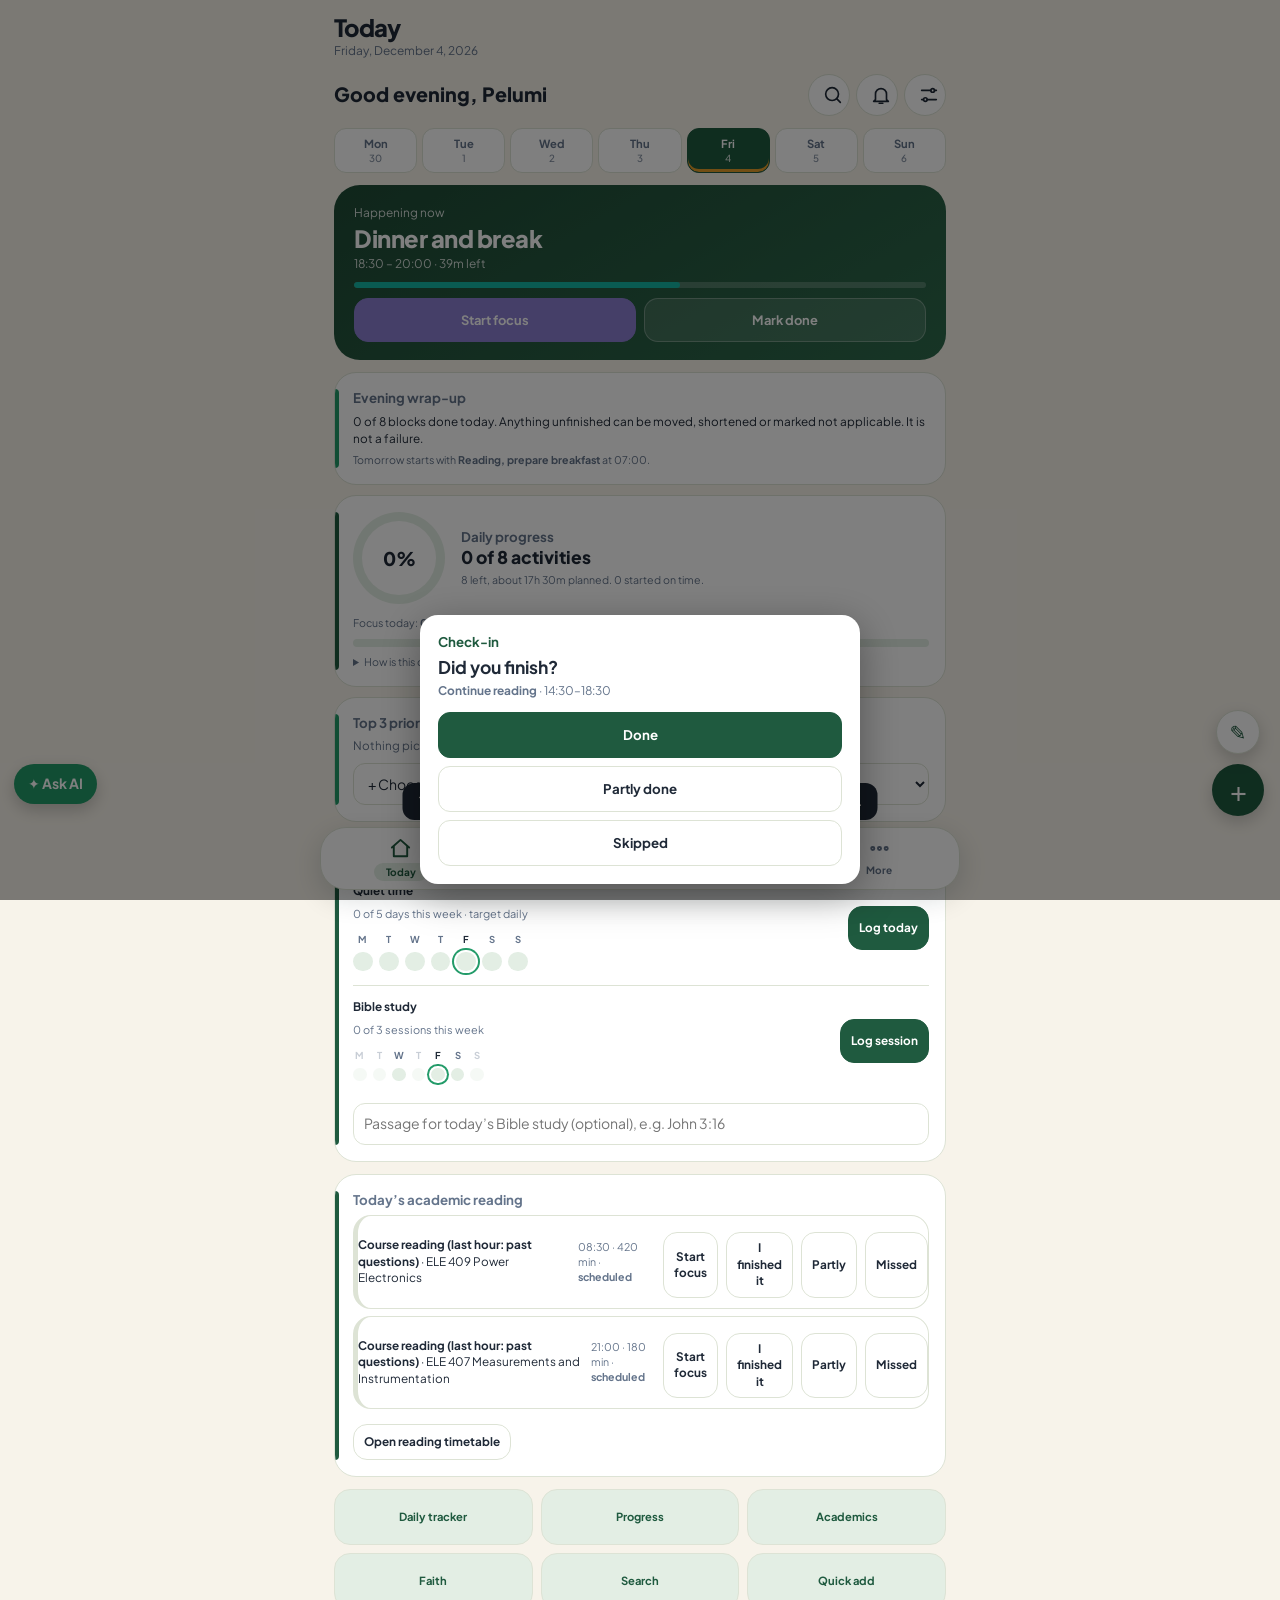
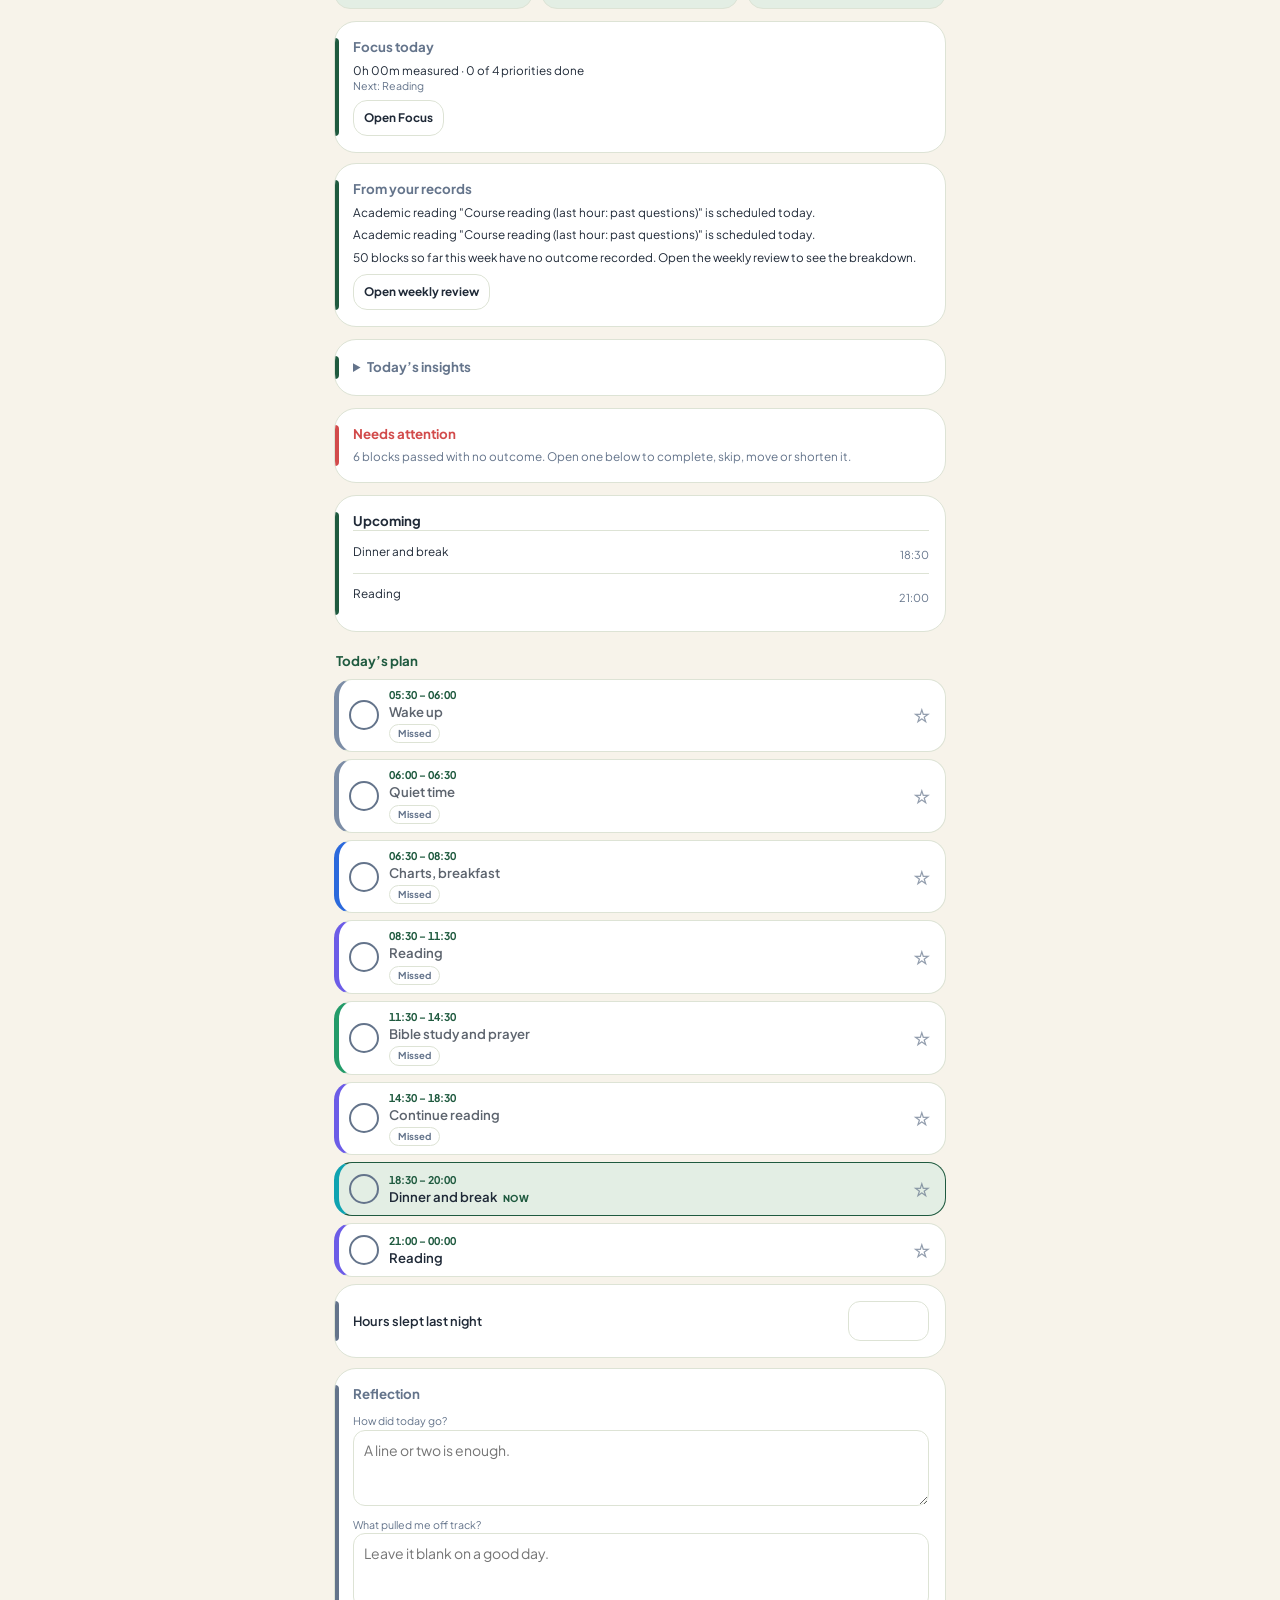
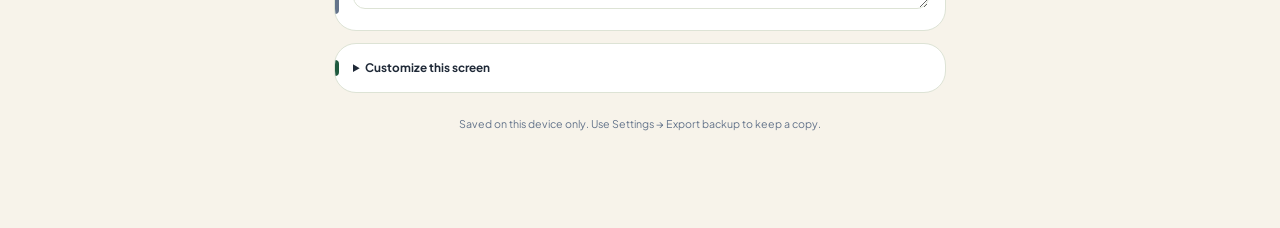
<file: index.html>
<!doctype html>
<html lang="en">
<head>
<meta charset="utf-8">
<meta name="viewport" content="width=device-width, initial-scale=1, viewport-fit=cover">
<title>Daybook OS</title>
<meta name="description" content="Daybook OS: daily plan, focus timer, academics, faith habits and insights."> 
<meta name="theme-color" content="#1F5A3F">
<meta name="apple-mobile-web-app-capable" content="yes">
<meta name="mobile-web-app-capable" content="yes">
<meta name="apple-mobile-web-app-title" content="Daybook">
<link rel="manifest" href="manifest.json">
<link rel="icon" href="icons/icon-192.png">
<link rel="apple-touch-icon" href="icons/icon-192.png">
<link rel="preconnect" href="https://fonts.googleapis.com">
<link rel="preconnect" href="https://fonts.gstatic.com" crossorigin>
<link href="https://fonts.googleapis.com/css2?family=Plus+Jakarta+Sans:wght@400;500;600;700;800&display=swap" rel="stylesheet">
<link rel="stylesheet" href="style.css">
<link rel="stylesheet" href="upgrade.css">
<link rel="stylesheet" href="daybook.css">
</head>
<body>
<div class="wrap">
  <header><button class="back" id="hBack" data-a="back" aria-label="Back" hidden>‹</button><div class="tt"><h1 id="title"></h1><p class="date" id="date"></p></div><span id="hAct"></span></header>
  <main id="app"></main>
  <footer>Saved on this device only. Use Settings → Export backup to keep a copy.</footer>
</div>
<button class="fab" data-a="qadd" aria-label="Quick add a block">+</button>
<nav class="tabs" aria-label="Main"><div>
  <button data-a="go" data-v="today"><svg viewBox="0 0 24 24"><path d="M3 11l9-8 9 8"/><path d="M5 10v10h14V10"/></svg><span>Today</span></button>
  <button data-a="go" data-v="plan"><svg viewBox="0 0 24 24"><rect x="3" y="4" width="18" height="17" rx="3"/><path d="M8 2v4M16 2v4M3 10h18"/></svg><span>Plan</span></button>
  <button data-a="go" data-v="focus"><svg viewBox="0 0 24 24"><circle cx="12" cy="13" r="8"/><path d="M12 9v4l3 2M9 2h6"/></svg><span>Focus</span></button>
  <button data-a="go" data-v="more"><svg viewBox="0 0 24 24"><circle cx="5" cy="12" r="1.6"/><circle cx="12" cy="12" r="1.6"/><circle cx="19" cy="12" r="1.6"/></svg><span>More</span></button>
</div></nav>
<script src="app.js"></script>
<script src="upgrade.js"></script>
<script src="upgrade2.js"></script>
<script src="daybook.js"></script>
<script src="daybook2.js"></script>
<script src="daybook3.js"></script>
<script src="plans.js"></script>
<script src="reading.js"></script>
<script src="library.js"></script>
<script src="central.js"></script>
<script src="review.js"></script>
<script src="coursepage.js"></script>
<script src="knowledge.js"></script>
<script src="focus2.js"></script>
<script src="readmap.js"></script>
<script src="dash.js"></script>
<script src="assist.js"></script>
<script src="acad2.js"></script>
<script src="focus3.js"></script>
<script src="ai.js"></script>
</body>
</html>
</file>
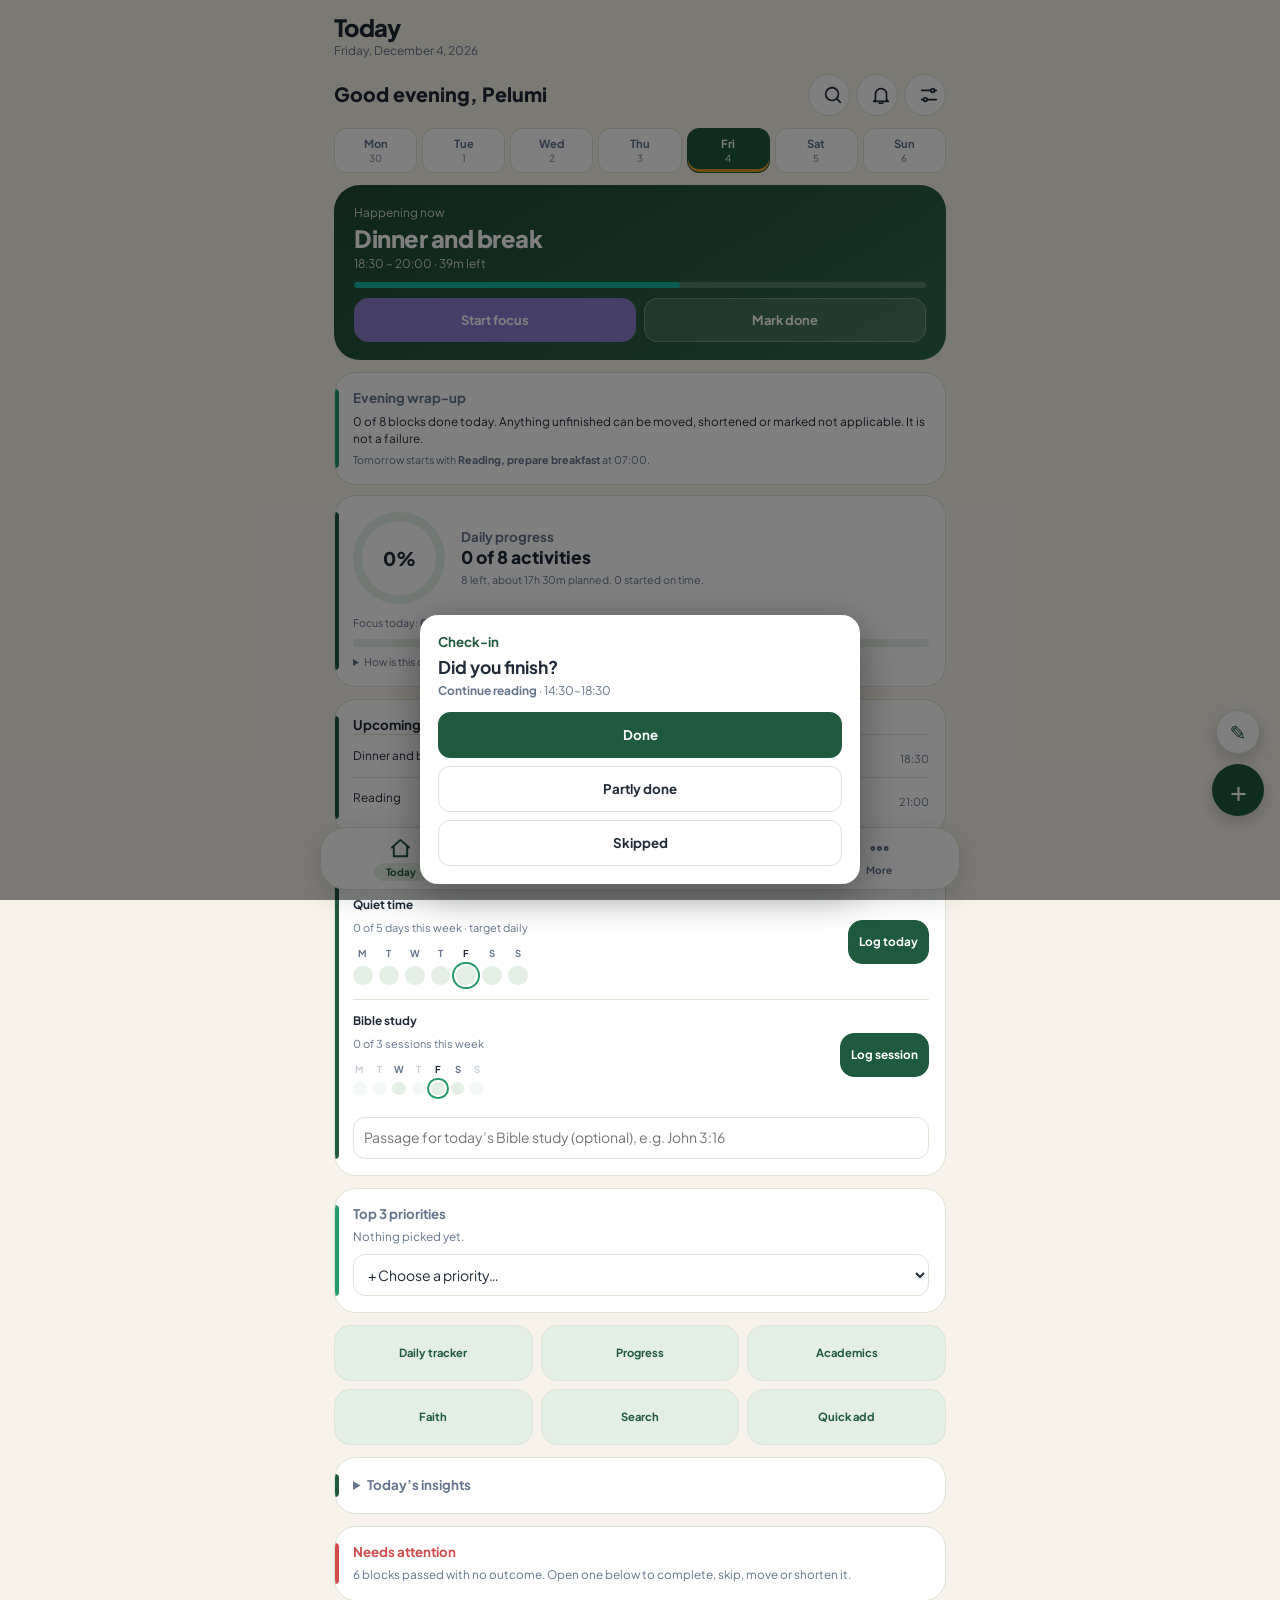
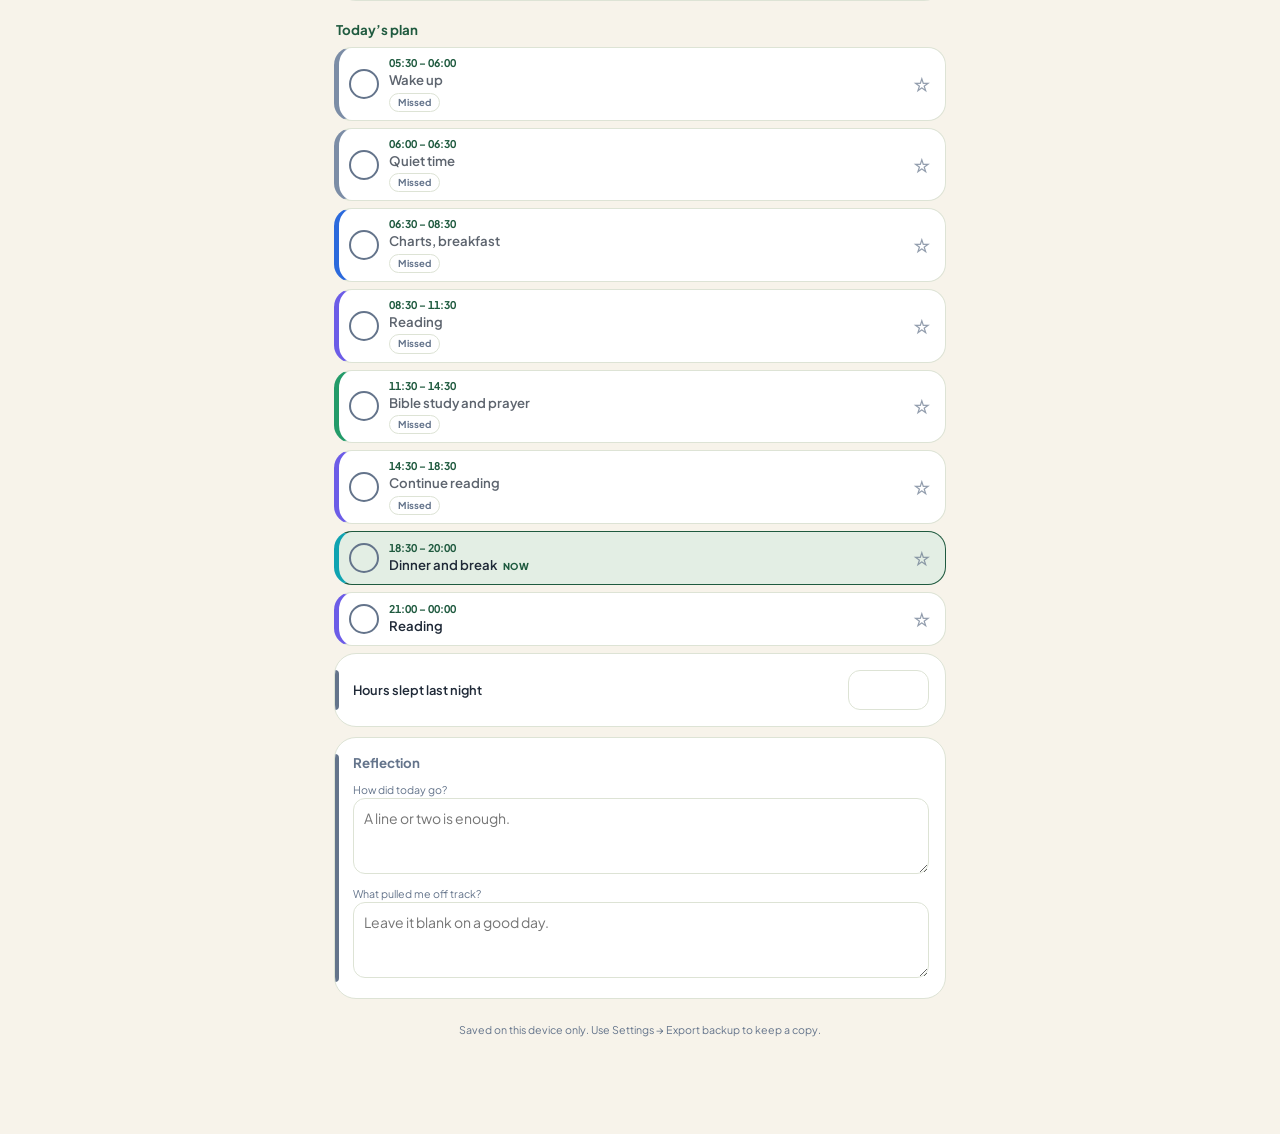
<file: index-3.html>
<!doctype html>
<html lang="en">
<head>
<meta charset="utf-8">
<meta name="viewport" content="width=device-width, initial-scale=1, viewport-fit=cover">
<title>Daybook OS</title>
<meta name="description" content="Daybook OS: daily plan, focus timer, academics, faith habits and insights.">
<meta name="theme-color" content="#1F5A3F">
<meta name="apple-mobile-web-app-capable" content="yes">
<meta name="mobile-web-app-capable" content="yes">
<meta name="apple-mobile-web-app-title" content="Daybook">
<link rel="manifest" href="manifest.json">
<link rel="icon" href="icons/icon-192.png">
<link rel="apple-touch-icon" href="icons/icon-192.png">
<link rel="preconnect" href="https://fonts.googleapis.com">
<link rel="preconnect" href="https://fonts.gstatic.com" crossorigin>
<link href="https://fonts.googleapis.com/css2?family=Plus+Jakarta+Sans:wght@400;500;600;700;800&display=swap" rel="stylesheet">
<link rel="stylesheet" href="style.css">
<link rel="stylesheet" href="upgrade.css">
<link rel="stylesheet" href="daybook.css">
</head>
<body>
<div class="wrap">
  <header><button class="back" id="hBack" data-a="back" aria-label="Back" hidden>‹</button><div class="tt"><h1 id="title"></h1><p class="date" id="date"></p></div><span id="hAct"></span></header>
  <main id="app"></main>
  <footer>Saved on this device only. Use Settings → Export backup to keep a copy.</footer>
</div>
<button class="fab" data-a="qadd" aria-label="Quick add a block">+</button>
<nav class="tabs" aria-label="Main"><div>
  <button data-a="go" data-v="today"><svg viewBox="0 0 24 24"><path d="M3 11l9-8 9 8"/><path d="M5 10v10h14V10"/></svg><span>Today</span></button>
  <button data-a="go" data-v="plan"><svg viewBox="0 0 24 24"><rect x="3" y="4" width="18" height="17" rx="3"/><path d="M8 2v4M16 2v4M3 10h18"/></svg><span>Plan</span></button>
  <button data-a="go" data-v="focus"><svg viewBox="0 0 24 24"><circle cx="12" cy="13" r="8"/><path d="M12 9v4l3 2M9 2h6"/></svg><span>Focus</span></button>
  <button data-a="go" data-v="more"><svg viewBox="0 0 24 24"><circle cx="5" cy="12" r="1.6"/><circle cx="12" cy="12" r="1.6"/><circle cx="19" cy="12" r="1.6"/></svg><span>More</span></button>
</div></nav>
<script src="app.js"></script>
<script src="upgrade.js"></script>
<script src="upgrade2.js"></script>
<script src="daybook.js"></script>
<script src="daybook2.js"></script>
<script src="daybook3.js"></script>
<script src="ai.js"></script>
</body>
</html>
</file>
<file: style.css>
html{font-size:14px}
/* Palette taken from the upgrade deck: primary blue, pale blue, background, text, success, attention, dark surface */
:root{--onac:#fff;--bg:#F4F8FF;--sf:#fff;--ink:#1F2937;--mut:#64748B;--ln:#DBE4F0;--ac:#2B69DC;--acs:#E1EDFF;--ok:#239B69;--oks:#E4F5EC;--warn:#E69D28;--warns:#FDF3E1;--bad:#D24B4B;--bads:#FBE9E9;--nav:#fff;--sh:0 1px 2px rgba(20,42,76,.06),0 4px 14px rgba(20,42,76,.07);color-scheme:light}
@media (prefers-color-scheme:dark){:root:not([data-theme=light]){--onac:#fff;--bg:#0C1626;--sf:#142A4C;--ink:#E8EEF9;--mut:#9DB0CE;--ln:#25416D;--ac:#5B8DEF;--acs:#1B3563;--ok:#3CC28A;--oks:#12382F;--warn:#F0B24E;--warns:#3B3017;--bad:#EF7B7B;--bads:#3E2025;--nav:#101F39;--sh:0 1px 2px rgba(0,0,0,.3),0 4px 14px rgba(0,0,0,.3);color-scheme:dark}}
:root[data-theme=dark]{--onac:#fff;--bg:#0C1626;--sf:#142A4C;--ink:#E8EEF9;--mut:#9DB0CE;--ln:#25416D;--ac:#5B8DEF;--acs:#1B3563;--ok:#3CC28A;--oks:#12382F;--warn:#F0B24E;--warns:#3B3017;--bad:#EF7B7B;--bads:#3E2025;--nav:#101F39;--sh:0 1px 2px rgba(0,0,0,.3),0 4px 14px rgba(0,0,0,.3);color-scheme:dark}
*{box-sizing:border-box}
body{margin:0;background:var(--bg);color:var(--ink);font-family:'Plus Jakarta Sans',Inter,system-ui,-apple-system,"Segoe UI",Roboto,sans-serif;line-height:1.4;-webkit-text-size-adjust:100%}
.wrap{max-width:640px;margin:0 auto;padding:calc(14px + env(safe-area-inset-top,0px)) 14px calc(96px + env(safe-area-inset-bottom,0px))}
button,select,input,textarea{font:inherit;color:inherit}
button{cursor:pointer}
:focus-visible{outline:2px solid var(--ac);outline-offset:2px}
header{display:flex;align-items:center;gap:10px;margin-bottom:14px;min-height:46px}
header .tt{flex:1;min-width:0}
h1{font-size:1.45rem;line-height:1.15;margin:0;font-weight:800;letter-spacing:-.02em}
.date{color:var(--mut);margin:2px 0 0;font-size:.85rem}
.back{border:1px solid var(--ln);background:var(--sf);border-radius:12px;width:40px;height:40px;font-size:18px;flex:none}
.hbtn{border:1px solid var(--ln);background:var(--sf);border-radius:12px;height:40px;padding:0 12px;font-weight:600;font-size:.85rem;flex:none}
/* cards: rounded, soft shadow, coloured accent bar on the left (as in the deck mock-ups) */
.card{position:relative;background:var(--sf);border:1px solid var(--ln);border-radius:16px;padding:14px 14px 14px 18px;margin-bottom:10px;box-shadow:var(--sh);overflow:hidden}
.card::before{content:"";position:absolute;left:0;top:0;bottom:0;width:5px;background:var(--ac)}
.card.g::before{background:var(--ok)}.card.a::before{background:var(--warn)}.card.r::before{background:var(--bad)}.card.n::before{background:var(--mut)}
.lab{font-size:.7rem;font-weight:800;letter-spacing:.09em;text-transform:uppercase;color:var(--ink);margin:0 0 6px}
.lab.b{color:var(--ac)}
.big{font-size:1.25rem;font-weight:800;line-height:1.25;margin:0}
.mut{color:var(--mut)}.sm{font-size:.84rem}.xs{font-size:.76rem}
p{margin:0}
.bar{height:8px;background:var(--acs);border-radius:99px;overflow:hidden;margin-top:8px}
.bar i{display:block;height:100%;background:var(--ac);border-radius:99px;transition:width .3s}
.bar.g i{background:var(--ok)}
.bar.w i{background:var(--warn)}
h2{font-size:.78rem;font-weight:800;letter-spacing:.09em;text-transform:uppercase;color:var(--ac);margin:20px 2px 8px}
ul{list-style:none;margin:0;padding:0}
.days{display:flex;gap:5px;margin-bottom:12px}
.days button{flex:1;min-width:0;border:1px solid var(--ln);background:var(--sf);border-radius:12px;padding:7px 0;font-weight:700;font-size:.8rem;color:var(--mut)}
.days button[aria-pressed=true]{background:var(--ac);border-color:var(--ac);color:var(--onac)}
.days small{display:block;font-weight:500;opacity:.8;font-size:.7rem}
.days button.td{box-shadow:inset 0 -3px 0 var(--warn)}
/* Up next */
.card.next{background:var(--ac);border-color:var(--ac);color:var(--onac)}
.card.next::before{background:var(--warn)}
.card.next .lab,.card.next .mut{color:inherit;opacity:.85}
.card.next .gap{margin-top:8px;padding-top:8px;border-top:1px solid rgba(255,255,255,.3)}
/* block rows */
.blk{display:flex;align-items:center;gap:10px;background:var(--sf);border:1px solid var(--ln);border-left:5px solid var(--g,var(--ln));border-radius:14px;padding:8px 8px 8px 10px;margin-bottom:7px;box-shadow:var(--sh)}
.blk.now{border-color:var(--ac);border-left-color:var(--g);background:var(--acs)}
.blk.done{background:var(--oks)}
.blk.done .lbl{color:var(--mut)}
.blk.miss .lbl{color:var(--bad)}
.blk.cx{opacity:.6}
.chk{flex:none;width:30px;height:30px;border-radius:50%;border:2px solid var(--mut);background:none;display:grid;place-items:center;font-size:15px;line-height:1;font-weight:800}
.chk[aria-pressed=true]{background:var(--ok);border-color:var(--ok);color:#fff}
.chk:disabled{opacity:.35;cursor:not-allowed}
.info{flex:1;min-width:0;border:0;background:none;text-align:left;padding:0}
.time{display:block;color:var(--ac);font-size:.76rem;font-weight:700;font-variant-numeric:tabular-nums}
.lbl{font-weight:600;font-size:.94rem;display:block}
.tag{font-size:.68rem;font-weight:800;color:var(--ac);margin-left:6px;text-transform:uppercase;letter-spacing:.05em}
.chip{display:inline-block;font-size:.68rem;font-weight:700;border-radius:99px;padding:2px 8px;margin:3px 4px 0 0;background:var(--acs);color:var(--ac)}
.chip.ok{background:var(--oks);color:var(--ok)}.chip.w{background:var(--warns);color:#9a6208}.chip.b{background:var(--bads);color:var(--bad)}
:root[data-theme=dark] .chip.w{color:var(--warn)}
@media (prefers-color-scheme:dark){:root:not([data-theme=light]) .chip.w{color:var(--warn)}}
.star{flex:none;border:0;background:none;font-size:20px;color:var(--mut);padding:4px 6px;border-radius:8px;opacity:.7}
.star[aria-pressed=true]{color:var(--warn);opacity:1}
.det{background:var(--sf);border:1px dashed var(--ln);border-radius:12px;padding:10px;margin:-2px 0 8px 14px;font-size:.9rem}
.det>*+*{margin-top:8px}
.chips{display:flex;gap:6px;flex-wrap:wrap;align-items:center}
.chips button,.pill{border:1px solid var(--ln);background:var(--sf);border-radius:99px;padding:7px 13px;font-weight:600;font-size:.86rem}
.chips button[aria-pressed=true]{background:var(--ac);border-color:var(--ac);color:var(--onac)}
.btn{border:1px solid var(--ln);background:var(--sf);border-radius:12px;padding:11px 12px;font-weight:700;font-size:.92rem;min-height:44px}
.btn.p{background:var(--ac);border-color:var(--ac);color:var(--onac)}
.btn.d{color:var(--bad)}
.btn.sm{padding:7px 10px;min-height:36px;font-size:.84rem}
.row2{display:flex;gap:8px;margin-top:10px}.row2>*{flex:1}
.q{display:grid;grid-template-columns:repeat(3,1fr);gap:8px;margin-bottom:10px}
.q .btn{display:flex;flex-direction:column;align-items:center;gap:2px;padding:10px 4px;font-size:.78rem}
.q svg{width:20px;height:20px;stroke:var(--ac);fill:none;stroke-width:2;stroke-linecap:round;stroke-linejoin:round}
input,select,textarea{width:100%;border:1px solid var(--ln);border-radius:12px;background:var(--sf);color:var(--ink);padding:10px;min-width:0}
input[type=checkbox]{width:auto}
textarea{min-height:76px;resize:vertical}
label.f{display:block;font-size:.8rem;font-weight:700;color:var(--mut);margin-top:10px}
label.f>*:not(span){margin-top:4px;font-weight:400}
.inl{display:flex;align-items:center;justify-content:space-between;gap:10px;font-weight:600;font-size:.92rem;margin-top:10px}
.inl input,.inl select{width:auto;max-width:150px}
.sw{position:relative;width:46px;height:28px;flex:none}
.sw input{opacity:0;position:absolute;inset:0;width:100%;height:100%;margin:0;cursor:pointer;z-index:2}
.sw i{position:absolute;inset:0;background:var(--ln);border-radius:99px;transition:.2s}
.sw i::after{content:"";position:absolute;left:3px;top:3px;width:22px;height:22px;border-radius:50%;background:#fff;transition:.2s;box-shadow:0 1px 3px rgba(0,0,0,.3)}
.sw input:checked+i{background:var(--ok)}.sw input:checked+i::after{transform:translateX(18px)}
.sw input:focus-visible+i{outline:2px solid var(--ac);outline-offset:2px}
.clock{font-size:3.6rem;font-weight:800;text-align:center;margin:6px 0;font-variant-numeric:tabular-nums;letter-spacing:-.02em}
.tl{display:grid;grid-template-columns:52px 1fr;gap:10px;align-items:stretch;margin-bottom:7px}
.tl>.t{font-weight:800;font-size:.82rem;color:var(--ac);padding-top:12px;font-variant-numeric:tabular-nums}
.tl .blk{margin:0}
.hr{display:grid;grid-template-columns:70px 1fr 48px;gap:10px;align-items:center;margin-bottom:6px;font-size:.88rem}
.hr .bar{margin:0}.hr span:last-child{text-align:right;color:var(--mut);font-variant-numeric:tabular-nums}
.hr.today{font-weight:800}
.hr.w2{grid-template-columns:44px 1fr 44px}
.dots{display:flex;gap:6px;margin-top:8px}.dots i{flex:1;height:10px;border-radius:6px;background:var(--acs)}.dots i.on{background:var(--ok)}
.warn{color:var(--bad);font-size:.88rem;margin:0 0 8px}
.cal{background:var(--warns);border:1px solid var(--warn);border-radius:12px;padding:10px 12px;font-size:.88rem;margin-bottom:10px}
.note{background:var(--acs);border-radius:12px;padding:10px 12px;font-size:.86rem;margin:10px 0}
.tp{display:flex;align-items:center;gap:8px;border:1px solid var(--ln);background:var(--bg);border-radius:12px;padding:8px 10px;margin-top:6px}
.tp>span{flex:1;min-width:0;font-weight:600;font-size:.88rem}
.tp select{width:auto;padding:6px;font-size:.8rem}
.steps{display:flex;align-items:center;gap:8px;margin-top:8px}
nav.tabs{position:fixed;left:0;right:0;bottom:0;background:var(--nav);border-top:1px solid var(--ln);z-index:20;padding-bottom:env(safe-area-inset-bottom,0px)}
nav.tabs div{max-width:640px;margin:0 auto;display:grid;grid-template-columns:repeat(4,1fr)}
nav.tabs button{border:0;background:none;padding:9px 0 8px;display:flex;flex-direction:column;align-items:center;gap:3px;color:var(--mut);font-size:.72rem;font-weight:700;min-height:56px}
nav.tabs svg{width:23px;height:23px;stroke:currentColor;fill:none;stroke-width:2;stroke-linecap:round;stroke-linejoin:round}
nav.tabs button[aria-current=page]{color:var(--ac)}
nav.tabs button[aria-current=page] span{box-shadow:inset 0 -2px 0 var(--ac)}
.toast{position:fixed;left:50%;bottom:calc(80px + env(safe-area-inset-bottom,0px));transform:translateX(-50%);background:var(--ink);color:var(--bg);padding:10px 16px;border-radius:12px;font-size:.88rem;font-weight:600;z-index:30;max-width:90%;box-shadow:var(--sh)}
.mn{display:flex;align-items:center;gap:12px;width:100%;text-align:left;background:var(--sf);border:1px solid var(--ln);border-radius:16px;padding:14px 14px 14px 18px;margin-bottom:10px;box-shadow:var(--sh);position:relative;overflow:hidden}
.mn::before{content:"";position:absolute;left:0;top:0;bottom:0;width:5px;background:var(--c,var(--ac))}
.mn b{display:block;font-size:.8rem;letter-spacing:.08em;text-transform:uppercase}.mn small{color:var(--mut);font-size:.82rem}.mn .ar{margin-left:auto;color:var(--mut)}
footer{margin-top:24px;text-align:center;color:var(--mut);font-size:.76rem}
@media (prefers-reduced-motion:reduce){.bar i,.sw i,.sw i::after{transition:none}}
.fab{position:fixed;right:16px;bottom:calc(72px + env(safe-area-inset-bottom,0px));width:52px;height:52px;border-radius:50%;border:0;background:var(--ac);color:var(--onac);font-size:28px;line-height:1;box-shadow:0 4px 14px rgba(0,0,0,.25);z-index:19;cursor:pointer}
.fab[hidden]{display:none}
:root[data-dens=compact] .blk{padding-top:4px;padding-bottom:4px;margin-bottom:4px}
:root[data-dens=compact] .card{padding:10px 12px 10px 16px;margin-bottom:8px}
:root{--hero:#13265A;--tl:#14B8A6;--eb:#3B82F6}
@media (prefers-color-scheme:dark){:root:not([data-theme=light]){--hero:#1A3A7A;--tl:#2DD4BF}}
:root[data-theme=dark]{--hero:#1A3A7A;--tl:#2DD4BF}
.gr{display:flex;justify-content:space-between;align-items:center;gap:10px;margin:2px 0 12px}
.gr h2{margin:0;font-size:1.4rem;font-weight:800;line-height:1.2;text-transform:none;letter-spacing:0;color:var(--ink)}
.gr .chips{flex-wrap:nowrap;flex:none}
.ib{border:1px solid var(--ln);background:var(--sf);color:var(--ink);border-radius:50%;width:42px;height:42px;display:grid;place-items:center;padding:0}
.ib svg,.qg svg{width:22px;height:22px;stroke:currentColor;fill:none;stroke-width:1.8;stroke-linecap:round;stroke-linejoin:round}
.rgc{display:flex;gap:16px;align-items:center}
.rg{flex:none;width:92px;height:92px;border-radius:50%;background:conic-gradient(var(--tl) calc(var(--p)*1%),var(--acs) 0);display:grid;place-items:center;position:relative}
.rg::before{content:"";position:absolute;inset:9px;background:var(--sf);border-radius:50%}
.rg b{position:relative;font-size:1.35rem;font-weight:800}
.hero{background:var(--hero);color:#fff;border-radius:18px;padding:16px;margin-bottom:12px}
.hero p{margin:0}.hero .t{font-size:1.3rem;font-weight:800;line-height:1.25;margin:2px 0}.hero .s{opacity:.82;font-size:.85rem}
.hb{height:6px;background:rgba(255,255,255,.2);border-radius:99px;overflow:hidden;margin-top:10px}.hb i{display:block;height:100%;background:var(--tl);border-radius:99px}
.hero .btn{background:rgba(255,255,255,.12);border-color:rgba(255,255,255,.28);color:#fff}
.hero .btn.p{background:var(--eb);border-color:var(--eb)}
.t3{margin:0;padding-left:22px}.t3 li{margin:4px 0}
.qg{display:grid;grid-template-columns:repeat(3,1fr);gap:8px;margin:0 0 10px}
.qg .btn{display:flex;flex-direction:column;align-items:center;gap:4px;padding:12px 4px;font-size:.78rem}
details summary{cursor:pointer}

/* check-in prompt */
.ckb{position:fixed;inset:0;background:rgba(0,0,0,.5);z-index:60;display:flex;align-items:flex-end;justify-content:center;padding:16px calc(16px + env(safe-area-inset-right,0px)) calc(16px + env(safe-area-inset-bottom,0px)) calc(16px + env(safe-area-inset-left,0px))}
.ckc{background:var(--sf);color:var(--ink);border-radius:18px;padding:18px;width:100%;max-width:440px;box-shadow:0 10px 40px rgba(0,0,0,.35)}
.ckc .lab{color:var(--ac)}.ckc h3{margin:2px 0 4px;font-size:1.25rem;line-height:1.25}
.ckc .ckt{color:var(--mut);font-size:.85rem;margin:0 0 12px}
.ckc .cka{display:grid;gap:8px}
.ckc .cka button{border:1px solid var(--ln);background:var(--sf);color:var(--ink);border-radius:12px;padding:12px;font-weight:700;font-size:.95rem;min-height:46px}
.ckc .cka button.y{background:var(--ac);color:var(--onac);border-color:var(--ac)}
</file>
<file: upgrade.css>
/* Week Tracker v7 upgrade layer: new look, personalisation, capture */
:root{--font:'Plus Jakarta Sans',system-ui,-apple-system,"Segoe UI",Roboto,sans-serif;--lh:1.4;--bg:#EDF2F1;--ln:#D3DEDC;--ac:#0E6B6B;--acs:#D9EEEC;--hero:#0E4F52;--eb:#E0A33A;--sh:none}
body{font-family:var(--font);line-height:var(--lh)}
h1{font-size:1.7rem;letter-spacing:-.03em}
h2,.lab{text-transform:none;letter-spacing:0;font-size:.95rem;font-weight:700}
.lab{color:var(--mut)}.lab.b{color:var(--ac)}
.card{border-radius:22px;padding:16px 16px 16px 18px;box-shadow:none}
.card::before{width:4px;top:16px;bottom:16px;left:0;border-radius:0 4px 4px 0}
.blk{border-radius:18px;box-shadow:none}
.hero{border-radius:26px;padding:20px 20px 18px}
.hero .t{font-size:1.7rem;letter-spacing:-.02em}
.btn,.chips button,.hbtn{border-radius:14px}
.chips button{border-radius:99px}
nav.tabs{background:transparent;border:0;pointer-events:none;padding:0 12px calc(10px + env(safe-area-inset-bottom,0px))}
nav.tabs div{pointer-events:auto;background:var(--nav,var(--sf));border:1px solid var(--ln);border-radius:26px;box-shadow:0 8px 28px rgba(10,30,30,.16)}
nav.tabs button{min-height:58px}
nav.tabs button[aria-current=page] span{box-shadow:none;background:var(--acs);border-radius:99px;padding:2px 12px}
.fab{bottom:calc(84px + env(safe-area-inset-bottom,0px))}
.fab2{position:fixed;right:20px;bottom:calc(146px + env(safe-area-inset-bottom,0px));width:44px;height:44px;border-radius:50%;border:1px solid var(--ln);background:var(--sf);color:var(--ac);font-size:20px;z-index:19;box-shadow:0 4px 14px rgba(0,0,0,.15)}
.ux-why{margin-top:6px}
.ux-act{display:flex;gap:8px;margin-top:12px;flex-wrap:wrap}
.ux-sheet{position:fixed;inset:0;z-index:40;background:rgba(5,15,15,.45);display:flex;align-items:flex-end}
.ux-sheet[hidden]{display:none}
.ux-sheet>div{width:100%;max-width:640px;margin:0 auto;background:var(--sf);border-radius:26px 26px 0 0;padding:18px 16px calc(18px + env(safe-area-inset-bottom,0px))}
.ux-sheet textarea,.ux-sheet select{width:100%;border:1px solid var(--ln);border-radius:14px;padding:10px;background:var(--bg);margin-top:8px;min-height:44px}
.ux-sheet textarea{min-height:96px}
.ux-item{display:flex;gap:8px;align-items:flex-start;padding:8px 0;border-top:1px solid var(--ln)}
.ux-item p{flex:1;white-space:pre-wrap;overflow-wrap:anywhere}
:root[data-hc]{--mut:#33404d;--ln:#6b7785}
:root[data-hc][data-dk]{--mut:#d3deef;--ln:#8aa0c4}
:root[data-rm] *{transition:none!important;animation:none!important;scroll-behavior:auto!important}
@media (prefers-reduced-motion:reduce){*{transition:none!important;animation:none!important}}
</file>
<file: daybook.css>
/* Daybook OS visual layer: ivory, forest green, sage, lavender accent */
header h1{font-weight:800;letter-spacing:-.03em}
.card{border:1px solid var(--ln);background:var(--sf,#fff)}
.hero{background:linear-gradient(150deg,var(--hero),#2E6A4C)}
.db{margin:12px 0}
.db .hd{display:flex;justify-content:space-between;align-items:center;gap:8px}
.db .hd b{font-size:.95rem}.db .hd small{color:var(--mut)}
.db .pill{display:inline-block;background:var(--acs);color:var(--ac);border-radius:99px;padding:2px 10px;font-size:.75rem;font-weight:700}
.db .lv{border-left:4px solid var(--eb)}
.db .rw{display:flex;align-items:center;justify-content:space-between;gap:10px;padding:10px 0;border-top:1px solid var(--ln)}
.db .dots{display:flex;gap:5px}
.db .dots i{width:11px;height:11px;border-radius:50%;border:2px solid var(--ln);display:block}
.db .dots i.on{background:var(--ac);border-color:var(--ac)}
.db .btn{min-height:44px}
.db input.rf{width:100%;margin-top:8px;border:1px solid var(--ln);border-radius:12px;padding:10px;background:transparent;color:inherit;font:inherit}
.db .cd{font-size:2rem;font-weight:800;color:var(--ac);line-height:1}
.db .why{font-size:.78rem;color:var(--mut);margin-top:6px}
.dbt{display:grid;grid-template-columns:repeat(3,1fr);gap:8px;margin:12px 0}.dbtile{min-height:56px;border:1px solid var(--ln);border-radius:16px;background:var(--acs);color:var(--ac);font:inherit;font-weight:700;font-size:.8rem}.dbtile:active{transform:scale(.97)}.card.r.db b{color:var(--bad)}
.dbseg{display:flex;gap:6px;flex-wrap:wrap;margin:8px 0;align-items:center}.dbseg button:not(.btn){border:1px solid var(--ln);background:var(--sf,#fff);color:var(--tx,inherit);border-radius:99px;padding:9px 14px;font:inherit;font-weight:600;font-size:.82rem;min-height:40px}.dbseg button[aria-pressed=true]{background:var(--ac);color:var(--onac,#fff);border-color:var(--ac)}
.dbcr{display:flex;align-items:center;gap:8px;width:100%;text-align:left;background:none;border:0;border-top:1px solid var(--ln);padding:12px 0;font:inherit;color:inherit;min-height:48px}
.dbcr .cc{font-weight:800;font-size:.78rem;min-width:58px}.dbcr .cn{flex:1;font-size:.82rem;min-width:0}.dbcr .pb{width:54px;height:7px;background:var(--ln);border-radius:9px;overflow:hidden;flex:none}.dbcr .pb i{display:block;height:100%;background:var(--ac)}.dbcr .pc{font-size:.78rem;min-width:34px;text-align:right;color:var(--mut)}
.dbtr{display:grid;grid-template-columns:.9fr 1.3fr .9fr .8fr 1.1fr auto;gap:6px;align-items:center;padding:10px 0;border-top:1px solid var(--ln);font-size:.74rem}.dbtr.hd2{border:0;color:var(--mut);font-weight:700}
.dbtr .st{border-radius:99px;padding:3px 8px;background:var(--acs);color:var(--ac);font-weight:700;text-align:center}.dbtr .st.cx{background:#F9DDD6;color:#A23A1F}.dbtr .st.dn{background:var(--ln);color:var(--mut)}.dbtr .xs{background:none;border:0;color:var(--ac);font:inherit;text-decoration:underline;min-height:36px}
.dbcal{display:grid;grid-template-columns:repeat(7,1fr);gap:4px;text-align:center;margin:10px 0}.dbcal i{font-style:normal;font-size:.78rem;padding:8px 0;border-radius:50%}.dbcal i.dw{color:var(--mut);font-weight:700}.dbcal i.ex{background:var(--ac);color:var(--onac,#fff);font-weight:800}.dbcal i.td{outline:2px solid var(--eb)}
@media(max-width:420px){.dbtr{grid-template-columns:1fr 1.2fr .8fr 1fr auto}.dbtr span:nth-of-type(3){display:none}}

.dbgrid{display:grid;grid-template-columns:1fr 1fr;gap:10px;margin:8px 0}
.dbtile2{display:flex;flex-direction:column;gap:5px;text-align:left;border:1px solid var(--ln);border-top:5px solid hsl(var(--h) 42% 42%);border-radius:20px;padding:12px;font:inherit;color:inherit;background:color-mix(in srgb,hsl(var(--h) 45% 50%) 12%,var(--sf,#fff));min-height:168px}
.dbtile2.on{outline:2px solid var(--ac)}.dbtile2 .ct{font-weight:800;font-size:.78rem;letter-spacing:.02em}.dbtile2 .cn2{font-weight:600;font-size:.84rem;line-height:1.25;display:-webkit-box;-webkit-line-clamp:2;-webkit-box-orient:vertical;overflow:hidden}
.dbtile2 .hr{font-size:1.45rem;font-weight:800;color:hsl(var(--h) 45% 32%);margin-top:auto}.dbtile2 .pb{height:7px;background:var(--ln);border-radius:9px;overflow:hidden;display:block}.dbtile2 .pb i{display:block;height:100%;background:hsl(var(--h) 45% 38%)}
.dbtile2 .chip2{align-self:flex-start;background:var(--ac);color:var(--onac,#fff);border-radius:99px;padding:2px 9px;font-size:.7rem;font-weight:700}
.dbhr{display:grid;grid-template-columns:96px 1fr auto;gap:8px;align-items:center;padding:6px 0;font-size:.78rem}.dbhr .pb{height:8px;background:var(--ln);border-radius:9px;overflow:hidden}.dbhr .pb i{display:block;height:100%;background:var(--ac)}.dbhr .pc{color:var(--mut);font-size:.72rem}
@media(prefers-color-scheme:dark){:root:not([data-theme=light]) .dbtile2 .hr{color:hsl(var(--h) 55% 72%)}}:root[data-theme=dark] .dbtile2 .hr{color:hsl(var(--h) 55% 72%)}
.dbtile2 .hr{white-space:nowrap;font-size:1.3rem}.dbtile2 .why{font-size:.7rem;color:var(--mut);line-height:1.3}.dbtile2 .cn2{min-height:2.5em}
.dbg{display:grid;grid-template-columns:minmax(92px,1.7fr) repeat(7,1fr);gap:6px 4px;align-items:center;margin:10px 0}.dbg .dw{font-style:normal;text-align:center;font-size:.7rem;font-weight:700;color:var(--mut)}.dbg .hn{font-size:.76rem;font-weight:600;line-height:1.2}
.dbc{width:100%;aspect-ratio:1;max-width:34px;justify-self:center;border-radius:50%;border:2px solid var(--ln);background:transparent;color:var(--onac,#fff);font-weight:800;font-size:.8rem;padding:0;min-height:30px}.dbc.on{background:var(--ac);border-color:var(--ac)}.dbc.td{outline:2px solid var(--eb);outline-offset:1px}.dbc:disabled{opacity:.45}
.dbcard{background:var(--sf,#fff);border:1px solid var(--ln);border-radius:18px;padding:14px;margin:8px 0}

.dbask{display:flex;gap:8px;margin:10px 0}.dbask input{flex:1;border:1px solid var(--ln);border-radius:99px;padding:12px 16px;background:transparent;color:inherit;font:inherit;min-width:0}.dbask .send{width:46px;height:46px;border-radius:50%;border:0;background:var(--ac);color:var(--onac,#fff);font-size:1rem;flex:none}
.dbtile3{display:flex;flex-direction:column;gap:3px;text-align:left;border:1px solid var(--ln);border-radius:16px;background:var(--acs);color:inherit;padding:12px;font:inherit;min-height:84px}.dbtile3 b{font-size:.82rem}.dbtile3 small{font-size:.7rem;color:var(--mut)}
a.btn{display:inline-flex;align-items:center;justify-content:center;text-decoration:none;text-align:center}

.wkS{display:grid;grid-template-columns:repeat(7,1fr);gap:6px;margin:12px 0 4px}
.wkd{display:flex;flex-direction:column;align-items:center;gap:5px}
.wkd small{font-size:.68rem;font-weight:700;color:var(--mut)}
.wkd span{width:100%;max-width:42px;aspect-ratio:1;border-radius:12px;background:var(--acs);display:grid;place-items:center;font-weight:800;font-size:.95rem;color:var(--onac)}
.wkd.on span{background:var(--ok)}
.wkd.td span{box-shadow:0 0 0 2px var(--sf),0 0 0 4px var(--ok)}
.wkd.td small{color:var(--ink)}
.wkd.off{opacity:.35}

/* v21 polish */
.dbseg4{display:grid;grid-template-columns:repeat(4,1fr);gap:6px}
.dbseg4 button:not(.btn){padding:9px 4px;font-size:.8rem;text-align:center;white-space:nowrap}
.dbc{border-radius:11px;border:1.5px solid var(--ln);background:var(--acs);max-width:36px}
.dbc.on{background:var(--ok);border-color:var(--ok)}
.dbc.td{outline:0;box-shadow:0 0 0 2px var(--sf),0 0 0 4px var(--ok)}
.dbcal i{border-radius:10px}
.blk.miss .lbl{color:var(--ink);opacity:.72}
.blk.miss .chip.b{background:transparent;color:var(--mut);border:1px solid var(--ln)}
.dbins summary{cursor:pointer;font-weight:700;padding:2px 0}
.dbins section{margin:0}
.fab,.fab2{box-shadow:0 6px 16px rgba(0,0,0,.18)}
a.btn{color:inherit}
</file>
